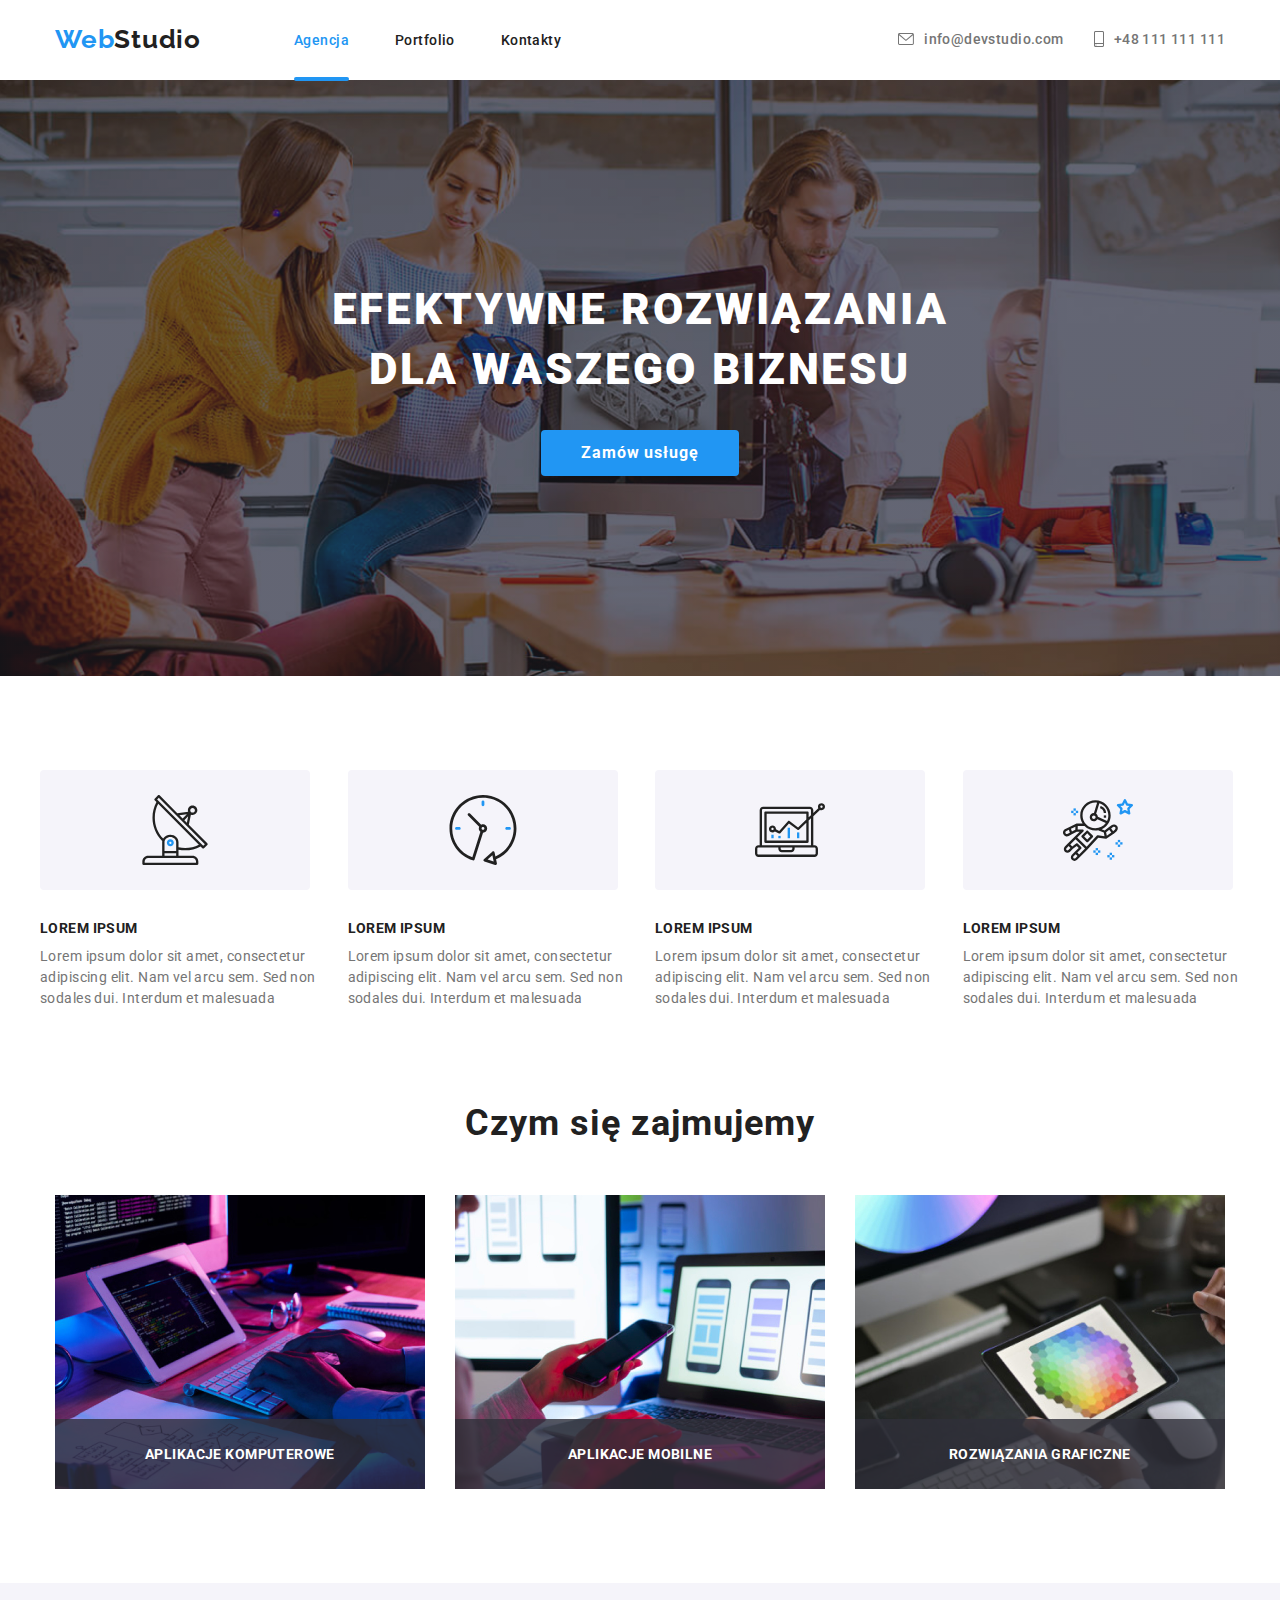
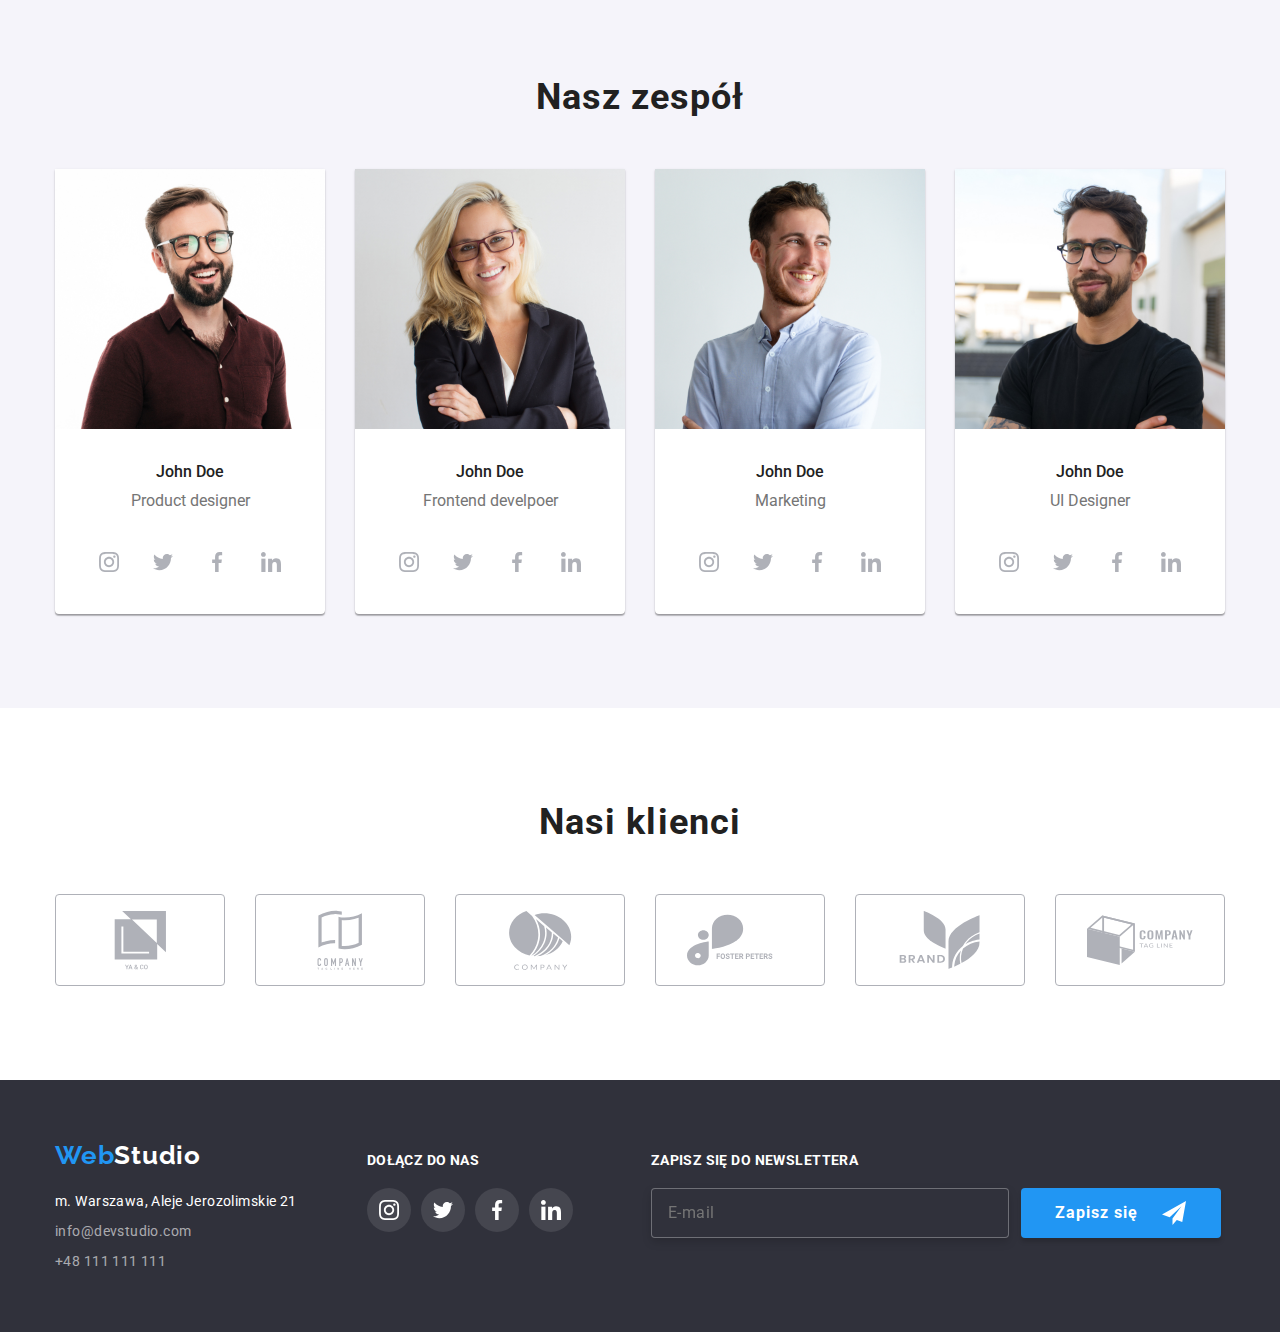
<file: index.html>
<!DOCTYPE html>
<html lang="en">
  <head>
    <meta charset="UTF-8" />
    <meta http-equiv="X-UA-Compatible" content="IE=edge" />
    <meta name="viewport" content="width=device-width, initial-scale=1.0" />
    <title>Studio</title>
    <link rel="preconnect" href="https://fonts.googleapis.com" />
    <link rel="preconnect" href="https://fonts.gstatic.com" crossorigin />
    <link
      href="https://fonts.googleapis.com/css2?family=Raleway:wght@700&family=Roboto:wght@400;500;700;900&display=swap"
      rel="stylesheet"
    />
    <link
      rel="stylesheet"
      href="https://cdnjs.cloudflare.com/ajax/libs/modern-normalize/1.0.0/modern-normalize.min.css"
    />
    <link rel="stylesheet" href="./css/styles.css" />
  </head>
  <body>
    <!---------------------------------------------header---------------------->
    <header class="header">
      <div class="container">
        <nav class="nav">
          <a class="logo" href="index.html"><span class="logo-color">Web</span>Studio</a>
          <ul class="list nav-list">
            <li><a class="link nav-link active-link" href="index.html">Agencja</a></li>
            <li><a class="link nav-link" href="portfolio.html">Portfolio</a></li>
            <li><a class="link nav-link" href="">Kontakty</a></li>
          </ul>
        </nav>
        <ul class="header-contacts-list list">
          <li class="header-contacts-list-item">
            <a class="header-mail link" href="mailto:info@devstudio.com">
              <svg class="envelope" width="16" height="12">
                <use href="./images/icons.svg#icon-envelope"></use>
              </svg>
              info@devstudio.com
            </a>
          </li>
          <li class="header-contacts-list-item">
            <a class="header-tel link" href="tel:+48111111111">
              <svg class="smartphone" width="10" height="16">
                <use href="./images/icons.svg#icon-smartphone"></use>
              </svg>
              +48 111 111 111
            </a>
          </li>
        </ul>
      </div>
    </header>
    <!---------------------------------------------main---------------------->
    <main class="main">
      <section class="title">
        <div class="container">
          <h1 class="main-title">efektywne rozwiązania dla waszego biznesu</h1>
          <button class="modal-btn" type="button" data-modal-open>Zamów usługę</button>
        </div>
      </section>
      <!---------------------------------------------advantages---------------->
      <section class="advantages">
        <div class="container">
          <ul class="list advantages-list">
            <li>
              <article class="advantages-article">
                <div class="advantages-icon-container">
                  <svg class="advantages-icon" width="270" height="120">
                    <use href="./images/icons.svg#icon-antenna"></use>
                  </svg>
                </div>
                <h4 class="advantages-article-title">lorem ipsum</h4>
                <p class="advantages-paragraph">
                  Lorem ipsum dolor sit amet, consectetur adipiscing elit. Nam vel arcu sem. Sed non
                  sodales dui. Interdum et malesuada
                </p>
              </article>
            </li>
            <li>
              <article class="advantages-article">
                <div class="advantages-icon-container">
                  <svg class="advantages-icon" width="270" height="120">
                    <use href="./images/icons.svg#icon-clock"></use>
                  </svg>
                </div>
                <h4 class="advantages-article-title">lorem ipsum</h4>
                <p class="advantages-paragraph">
                  Lorem ipsum dolor sit amet, consectetur adipiscing elit. Nam vel arcu sem. Sed non
                  sodales dui. Interdum et malesuada
                </p>
              </article>
            </li>
            <li>
              <article class="advantages-article">
                <div class="advantages-icon-container">
                  <svg class="advantages-icon" width="270" height="120">
                    <use href="./images/icons.svg#icon-diagram"></use>
                  </svg>
                </div>
                <h4 class="advantages-article-title">lorem ipsum</h4>
                <p class="advantages-paragraph">
                  Lorem ipsum dolor sit amet, consectetur adipiscing elit. Nam vel arcu sem. Sed non
                  sodales dui. Interdum et malesuada
                </p>
              </article>
            </li>
            <li>
              <article class="advantages-article">
                <div class="advantages-icon-container">
                  <svg class="advantages-icon" width="270" height="120">
                    <use href="./images/icons.svg#icon-astronaut"></use>
                  </svg>
                </div>
                <h4 class="advantages-article-title">lorem ipsum</h4>
                <p class="advantages-paragraph">
                  Lorem ipsum dolor sit amet, consectetur adipiscing elit. Nam vel arcu sem. Sed non
                  sodales dui. Interdum et malesuada
                </p>
              </article>
            </li>
          </ul>
        </div>
      </section>
      <!---------------------------------------------activity-------------------->
      <section class="activity">
        <div class="container">
          <h2 class="second-title">Czym się zajmujemy</h2>
          <ul class="list activity-list">
            <li class="activity-list-item">
              <img
                class="activity-image"
                src="./images/office.jpg"
                alt="close-up-image-programer-working-his-desk-office"
                width="370"
                height="294"
              />
              <span class="activity-list-item-label">Aplikacje komputerowe</span>
            </li>
            <li class="activity-list-item">
              <img
                class="activity-image"
                src="./images/mobile.jpg"
                alt="web-ui-designers-are-developing-application-smartphones-team-creators-is-working-interface-mobile-phones"
                width="370"
                height="294"
              />
              <span class="activity-list-item-label">Aplikacje mobilne</span>
            </li>
            <li class="activity-list-item">
              <img
                class="activity-image"
                src="./images/colours.jpg"
                alt="creative-artist-web-design-with-working-colour-selection-graphic-tablet"
                width="370"
                height="294"
              />
              <span class="activity-list-item-label">Rozwiązania graficzne</span>
            </li>
          </ul>
        </div>
      </section>
      <!---------------------------------------------our-team------------------->
      <section class="our-team">
        <div class="container">
          <h2 class="second-title">Nasz zespół</h2>
          <ul class="list our-team-list">
            <li class="our-team-list-item">
              <figure class="our-team-figure">
                <img
                  class="our-team-img"
                  src="./images/man1.jpg"
                  alt="some man"
                  width="270"
                  height="260"
                />
                <figcaption class="our-team-figcaption">
                  <h4 class="name">John Doe</h4>
                  <p class="job">Product designer</p>
                  <ul class="social-list list">
                    <li class="social-list-item link">
                      <a href="#" class="social-list-link">
                        <svg class="social-icon">
                          <use href="./images/icons.svg#icon-instagram"></use>
                        </svg>
                      </a>
                    </li>
                    <li class="social-list-item link">
                      <a href="#" class="social-list-link">
                        <svg class="social-icon">
                          <use href="./images/icons.svg#icon-twitter"></use>
                        </svg>
                      </a>
                    </li>
                    <li class="social-list-item link">
                      <a href="#" class="social-list-link">
                        <svg class="social-icon">
                          <use href="./images/icons.svg#icon-facebook"></use>
                        </svg>
                      </a>
                    </li>
                    <li class="social-list-item link">
                      <a href="#" class="social-list-link">
                        <svg class="social-icon">
                          <use href="./images/icons.svg#icon-linkedin"></use>
                        </svg>
                      </a>
                    </li>
                  </ul>
                </figcaption>
              </figure>
            </li>
            <li class="our-team-list-item">
              <figure class="our-team-figure">
                <img src="./images/woman1.jpg" alt="some woman" width="270" height="260" />
                <figcaption class="our-team-figcaption">
                  <h4 class="name">John Doe</h4>
                  <p class="job">Frontend develpoer</p>
                  <ul class="social-list list">
                    <li class="social-list-item link">
                      <a href="#" class="social-list-link">
                        <svg class="social-icon">
                          <use href="./images/icons.svg#icon-instagram"></use>
                        </svg>
                      </a>
                    </li>
                    <li class="social-list-item link">
                      <a href="#" class="social-list-link">
                        <svg class="social-icon">
                          <use href="./images/icons.svg#icon-twitter"></use>
                        </svg>
                      </a>
                    </li>
                    <li class="social-list-item link">
                      <a href="#" class="social-list-link">
                        <svg class="social-icon">
                          <use href="./images/icons.svg#icon-facebook"></use>
                        </svg>
                      </a>
                    </li>
                    <li class="social-list-item link">
                      <a href="#" class="social-list-link">
                        <svg class="social-icon">
                          <use href="./images/icons.svg#icon-linkedin"></use>
                        </svg>
                      </a>
                    </li>
                  </ul>
                </figcaption>
              </figure>
            </li>
            <li class="our-team-list-item">
              <figure class="our-team-figure">
                <img src="./images/man2.jpg" alt="some man" width="270" height="260" />
                <figcaption class="our-team-figcaption">
                  <h4 class="name">John Doe</h4>
                  <p class="job">Marketing</p>
                  <ul class="social-list list">
                    <li class="social-list-item link">
                      <a href="#" class="social-list-link">
                        <svg class="social-icon">
                          <use href="./images/icons.svg#icon-instagram"></use>
                        </svg>
                      </a>
                    </li>
                    <li class="social-list-item link">
                      <a href="#" class="social-list-link">
                        <svg class="social-icon">
                          <use href="./images/icons.svg#icon-twitter"></use>
                        </svg>
                      </a>
                    </li>
                    <li class="social-list-item link">
                      <a href="#" class="social-list-link">
                        <svg class="social-icon">
                          <use href="./images/icons.svg#icon-facebook"></use>
                        </svg>
                      </a>
                    </li>
                    <li class="social-list-item link">
                      <a href="#" class="social-list-link">
                        <svg class="social-icon">
                          <use href="./images/icons.svg#icon-linkedin"></use>
                        </svg>
                      </a>
                    </li>
                  </ul>
                </figcaption>
              </figure>
            </li>

            <li class="our-team-list-item">
              <figure class="our-team-figure">
                <img src="./images/man3.jpg" alt="some man" width="270" height="260" />
                <figcaption class="our-team-figcaption">
                  <h4 class="name">John Doe</h4>
                  <p class="job">UI Designer</p>
                  <ul class="social-list list">
                    <li class="social-list-item link">
                      <a href="#" class="social-list-link">
                        <svg class="social-icon">
                          <use href="./images/icons.svg#icon-instagram"></use>
                        </svg>
                      </a>
                    </li>
                    <li class="social-list-item link">
                      <a href="#" class="social-list-link">
                        <svg class="social-icon">
                          <use href="./images/icons.svg#icon-twitter"></use>
                        </svg>
                      </a>
                    </li>
                    <li class="social-list-item link">
                      <a href="#" class="social-list-link">
                        <svg class="social-icon">
                          <use href="./images/icons.svg#icon-facebook"></use>
                        </svg>
                      </a>
                    </li>
                    <li class="social-list-item link">
                      <a href="#" class="social-list-link">
                        <svg class="social-icon">
                          <use href="./images/icons.svg#icon-linkedin"></use>
                        </svg>
                      </a>
                    </li>
                  </ul>
                </figcaption>
              </figure>
            </li>
          </ul>
        </div>
      </section>
      <!---------------------------------------------our-customers------------------->

      <section class="our-customers">
        <div class="container">
          <h2 class="second-title">Nasi klienci</h2>
          <ul class="our-customers-list list">
            <li class="our-customers-list-item">
              <div class="our-customers-container">
                <a class="our-customers-link" href="#">
                  <svg class="our-customers-icon" width="170" height="92">
                    <use href="./images/icons.svg#icon-group"></use>
                  </svg>
                </a>
              </div>
            </li>
            <li class="our-customers-list-item">
              <a class="our-customers-link" href="#">
                <svg class="our-customers-icon" width="170" height="92">
                  <use href="./images/icons.svg#icon-group1"></use>
                </svg>
              </a>
            </li>
            <li class="our-customers-list-item">
              <a class="our-customers-link" href="#">
                <svg class="our-customers-icon" width="170" height="92">
                  <use href="./images/icons.svg#icon-group2"></use>
                </svg>
              </a>
            </li>
            <li class="our-customers-list-item">
              <a class="our-customers-link" href="#">
                <svg class="our-customers-icon" width="170" height="92">
                  <use class="icon" href="./images/icons.svg#icon-group3"></use>
                </svg>
              </a>
            </li>
            <li class="our-customers-list-item">
              <a class="our-customers-link" href="#">
                <svg class="our-customers-icon" width="170" height="92">
                  <use href="./images/icons.svg#icon-group4"></use>
                </svg>
              </a>
            </li>
            <li class="our-customers-list-item">
              <a class="our-customers-link" href="#">
                <svg class="our-customers-icon" width="170" height="92">
                  <use href="./images/icons.svg#icon-group5"></use>
                </svg>
              </a>
            </li>
          </ul>
        </div>
      </section>
    </main>

    <!---------------------------------------------footer-left------------------->
    <footer class="footer">
      <div class="footer-container container">
        <div class="footer-left-side">
          <a class="logo footer-logo" href=""><span class="logo-color">Web</span>Studio</a>
          <address class="address">
            <ul class="list address-list">
              <li>m. Warszawa, Aleje Jerozolimskie 21</li>
              <li>
                <a class="link" href="mailto:info@devstudio.com">info@devstudio.com</a>
              </li>
              <li><a class="link" href="tel:+48111111111">+48 111 111 111</a></li>
            </ul>
          </address>
        </div>
        <!---------------------------------------------footer-right------------------->
        <div class="footer-right-side">
          <h4 class="join-us-header">Dołącz do nas</h4>
          <ul class="join-us-social-list list">
            <li class="join-us-social-list-item">
              <a class="join-us-social-list-link" href="">
                <svg class="join-us-social-icon" width="20px" height="20px">
                  <use href="./images/icons.svg#icon-instagram" width="20px" height="20px"></use>
                </svg>
              </a>
            </li>
            <li class="join-us-social-list-item">
              <a class="join-us-social-list-link" href="">
                <svg class="join-us-social-icon" width="20px" height="20px">
                  <use href="./images/icons.svg#icon-twitter" width="20px" height="20px"></use>
                </svg>
              </a>
            </li>
            <li class="join-us-social-list-item">
              <a class="join-us-social-list-link" href="">
                <svg class="join-us-social-icon" width="20px" height="20px">
                  <use href="./images/icons.svg#icon-facebook" width="20px" height="20px"></use>
                </svg>
              </a>
            </li>
            <li class="join-us-social-list-item">
              <a class="join-us-social-list-link" href="">
                <svg class="join-us-social-icon" width="20px" height="20px">
                  <use href="./images/icons.svg#icon-linkedin" width="20px" height="20px"></use>
                </svg>
              </a>
            </li>
          </ul>
        </div>
        <!---------------------------------------------newsletter------------------->
        <div class="newsletter">
          <form class="newsletter-form" action="">
            <label class="newsletter-label" for="">
              <h4 class="newsletter-header">Zapisz się do newslettera</h4>
              <input
                class="newsletter-email-input"
                name="newsletter-email"
                type="text"
                placeholder="E-mail"
              />
            </label>
            <button class="newsletter-button" type="submit">
              <span class="newsleter-button-name">Zapisz się</span>
              <svg class="newsletter-send-icon" width="24px" height="24px">
                <use href="./images/icons.svg#icon-icon-send" width="24px" height="24px"></use>
              </svg>
            </button>
          </form>
        </div>
      </div>
    </footer>
    <!---------------------------------------------backdrop, modal------------------->
    <div class="backdrop is-hidden" data-modal>
      <div class="modal" data-modal-box>
        <button type="button" class="close-btn" data-modal-close>
          <svg class="close-icon-box">
            <use
              class="close-icon"
              href="./images/icons.svg#icon-close"
              width="17px"
              height="17px"
            ></use>
          </svg>
        </button>

        <form class="modal-form" action="">
          <h2 class="modal-header">Zostaw swoje dane w formularzu poniżej</h2>

          <label class="modal-form-label"
            ><p class="modal-form-label-paragraph">Imie</p>
            <div class="modal-form-input-box">
              <input type="text" name="username" class="modal-form-input" />
              <svg width="18" height="18">
                <use href="images/icons.svg#icon-form-person" width="12" height="12"></use>
              </svg></div
          ></label>

          <label class="modal-form-label"
            ><p class="modal-form-label-paragraph">Telefon</p>
            <div class="modal-form-input-box">
              <input type="tel" name="phone" class="modal-form-input" />
              <svg width="18" height="18">
                <use href="images/icons.svg#icon-form-phone" width="13" height="13"></use>
              </svg>
            </div>
          </label>

          <label class="modal-form-label"
            ><p class="modal-form-label-paragraph">Email</p>
            <div class="modal-form-input-box">
              <input type="email" name="email" class="modal-form-input" />
              <svg width="18" height="18">
                <use href="images/icons.svg#icon-form-envelope" width="15" height="12"></use>
              </svg>
            </div>
          </label>

          <label class="modal-form-label"
            ><p class="modal-form-label-paragraph">Komentarz</p>
            <textarea
              class="modal-form-input comment"
              name="comment"
              placeholder="Wprowadź tekst"
            ></textarea>
          </label>

          <input
            name="policy"
            id="user-policy"
            class="policy-checkbox-input visually-hidden"
            type="checkbox"
          />
          <label class="policy-checkbox-label" for="user-policy">
            Oświadczam iż akceptuję <a href="#">Regulamin</a> i
            <a href="#">Politykę Prywatności</a> .</label
          >

          <button class="modal-form-button" type="submit">
            <span class="modal-form-button-name">Wyślij</span>
          </button>
        </form>
      </div>
    </div>

    <script src="./modal.js"></script>
  </body>
</html>
</file>
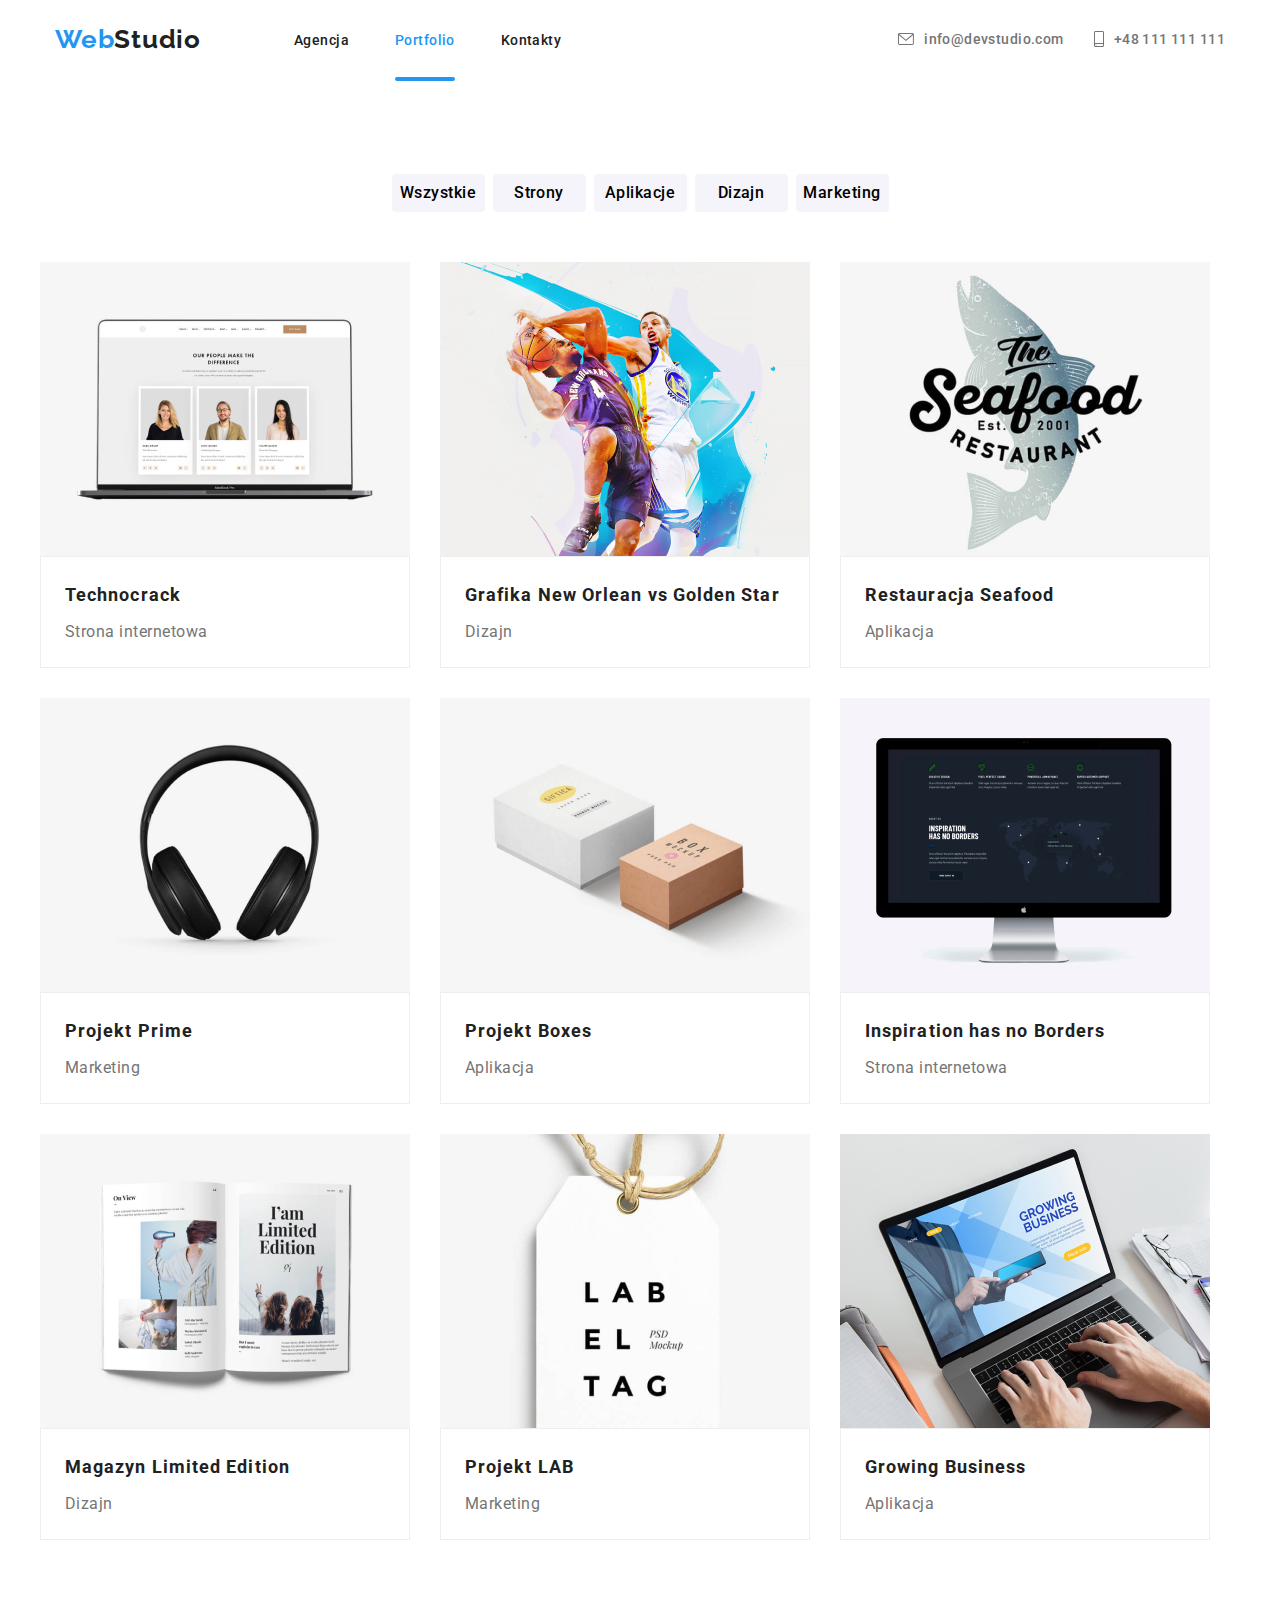
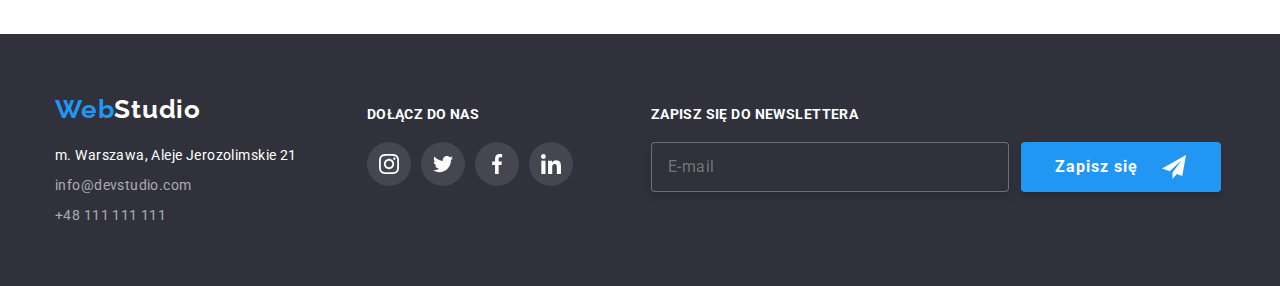
<file: portfolio.html>
<!DOCTYPE html>
<html lang="en">
  <head>
    <meta charset="UTF-8" />
    <meta http-equiv="X-UA-Compatible" content="IE=edge" />
    <meta name="viewport" content="width=device-width, initial-scale=1.0" />
    <title>Portfolio</title>
    <link rel="preconnect" href="https://fonts.googleapis.com" />
    <link rel="preconnect" href="https://fonts.gstatic.com" crossorigin />
    <link
      href="https://fonts.googleapis.com/css2?family=Raleway:wght@700&family=Roboto:wght@400;500;700;900&display=swap"
      rel="stylesheet"
    />
    <link
      rel="stylesheet"
      href="https://cdnjs.cloudflare.com/ajax/libs/modern-normalize/1.0.0/modern-normalize.min.css"
    />
    <link rel="stylesheet" href="./css/styles.css" />
  </head>
  <body>
    <!---------------------------------------------header---------------------->
    <header class="header">
      <div class="container">
        <nav class="nav">
          <a class="logo" href="index.html"><span class="logo-color">Web</span>Studio</a>
          <ul class="list nav-list">
            <li><a class="link nav-link" href="index.html">Agencja</a></li>
            <li><a class="link nav-link active-link" href="portfolio.html">Portfolio</a></li>
            <li><a class="link nav-link" href="">Kontakty</a></li>
          </ul>
        </nav>
        <ul class="header-contacts-list list">
          <li class="header-contacts-list-item">
            <a class="header-mail link" href="mailto:info@devstudio.com">
              <svg class="envelope" width="16" height="12">
                <use href="./images/icons.svg#icon-envelope"></use>
              </svg>
              info@devstudio.com
            </a>
          </li>
          <li class="header-contacts-list-item">
            <a class="header-tel link" href="tel:+48111111111">
              <svg class="smartphone" width="10" height="16">
                <use href="./images/icons.svg#icon-smartphone"></use>
              </svg>
              +48 111 111 111
            </a>
          </li>
        </ul>
      </div>
    </header>
    <!-------------------------------------------------main---------------------->
    <main>
      <div class="container">
        <div class="filter">
          <ul class="list filter-list">
            <li class="filter-list-item">
              <button class="button" type="button">Wszystkie</button>
            </li>
            <li class="filter-list-item"><button class="button" type="button">Strony</button></li>
            <li class="filter-list-item">
              <button class="button" type="button">Aplikacje</button>
            </li>
            <li class="filter-list-item"><button class="button" type="button">Dizajn</button></li>
            <li class="filter-list-item">
              <button class="button" type="button">Marketing</button>
            </li>
          </ul>
        </div>

        <section class="my-projects">
          <ul class="list my-projects-list">
            <li class="my-projects-list-item">
              <div class="popup-box">
                <img src="./images/portfolio1.jpg" alt="laptop" width="370" height="294" />
                <span class="popup"
                  >Technocrack jest popularną platformą wykorzystywaną do rozpowszechniania
                  koronawirusa. Firmy wykorzystują tę platformę do celów szpiegowskich i ataków na
                  niezabezpieczone serwery konkurencji
                </span>
              </div>
              <div class="projects-border-container">
                <h4 class="project-name">Technocrack</h4>
                <p class="category">Strona internetowa</p>
              </div>
            </li>
            <li class="my-projects-list-item">
              <div class="popup-box">
                <img
                  src="./images/portfolio2.jpg"
                  alt=" two basket players"
                  width="370"
                  height="294"
                />
                <span class="popup"
                  >Technocrack jest popularną platformą wykorzystywaną do rozpowszechniania
                  koronawirusa. Firmy wykorzystują tę platformę do celów szpiegowskich i ataków na
                  niezabezpieczone serwery konkurencji
                </span>
              </div>
              <div class="projects-border-container">
                <h4 class="project-name">Grafika New Orlean vs Golden Star</h4>
                <p class="category">Dizajn</p>
              </div>
            </li>
            <li class="my-projects-list-item">
              <div class="popup-box">
                <img
                  src="./images/portfolio3.jpg"
                  alt="fish - Seafood restaurant logo"
                  width="370"
                  height="294"
                />
                <span class="popup"
                  >Technocrack jest popularną platformą wykorzystywaną do rozpowszechniania
                  koronawirusa. Firmy wykorzystują tę platformę do celów szpiegowskich i ataków na
                  niezabezpieczone serwery konkurencji
                </span>
              </div>
              <div class="projects-border-container">
                <h4 class="project-name">Restauracja Seafood</h4>
                <p class="category">Aplikacja</p>
              </div>
            </li>
            <li class="my-projects-list-item">
              <div class="popup-box">
                <img
                  src="./images/portfolio4.jpg"
                  alt=" black wireless headphones"
                  width="370"
                  height="294"
                />
                <span class="popup"
                  >Technocrack jest popularną platformą wykorzystywaną do rozpowszechniania
                  koronawirusa. Firmy wykorzystują tę platformę do celów szpiegowskich i ataków na
                  niezabezpieczone serwery konkurencji
                </span>
              </div>
              <div class="projects-border-container">
                <h4 class="project-name">Projekt Prime</h4>
                <p class="category">Marketing</p>
              </div>
            </li>
            <li class="my-projects-list-item">
              <div class="popup-box">
                <img
                  src="./images/portfolio5.jpg"
                  alt="two small boxes, white and brown"
                  width="370"
                  height="294"
                />

                <span class="popup"
                  >Technocrack jest popularną platformą wykorzystywaną do rozpowszechniania
                  koronawirusa. Firmy wykorzystują tę platformę do celów szpiegowskich i ataków na
                  niezabezpieczone serwery konkurencji
                </span>
              </div>
              <div class="projects-border-container">
                <h4 class="project-name">Projekt Boxes</h4>
                <p class="category">Aplikacja</p>
              </div>
            </li>
            <li class="my-projects-list-item">
              <div class="popup-box">
                <img
                  src="./images/portfolio6.jpg"
                  alt="computer monitor"
                  width="370"
                  height="294"
                />

                <span class="popup"
                  >Technocrack jest popularną platformą wykorzystywaną do rozpowszechniania
                  koronawirusa. Firmy wykorzystują tę platformę do celów szpiegowskich i ataków na
                  niezabezpieczone serwery konkurencji
                </span>
              </div>
              <div class="projects-border-container">
                <h4 class="project-name">Inspiration has no Borders</h4>
                <p class="category">Strona internetowa</p>
              </div>
            </li>
            <li class="my-projects-list-item">
              <div class="popup-box">
                <img
                  src="./images/portfolio7.jpg"
                  alt="open Limited Edition magazine"
                  width="370"
                  height="294"
                />
                <span class="popup"
                  >Technocrack jest popularną platformą wykorzystywaną do rozpowszechniania
                  koronawirusa. Firmy wykorzystują tę platformę do celów szpiegowskich i ataków na
                  niezabezpieczone serwery konkurencji
                </span>
              </div>
              <div class="projects-border-container">
                <h4 class="project-name">Magazyn Limited Edition</h4>
                <p class="category">Dizajn</p>
              </div>
            </li>
            <li class="my-projects-list-item">
              <div class="popup-box">
                <img src="./images/portfolio8.jpg" alt="tie-on tag" width="370" height="294" />
                <span class="popup"
                  >Technocrack jest popularną platformą wykorzystywaną do rozpowszechniania
                  koronawirusa. Firmy wykorzystują tę platformę do celów szpiegowskich i ataków na
                  niezabezpieczone serwery konkurencji
                </span>
              </div>
              <div class="projects-border-container">
                <h4 class="project-name">Projekt LAB</h4>
                <p class="category">Marketing</p>
              </div>
            </li>
            <li class="my-projects-list-item">
              <div class="popup-box">
                <img
                  src="./images/portfolio9.jpg"
                  alt="laptop with someone's hands"
                  width="370"
                  height="294"
                />
                <span class="popup"
                  >Technocrack jest popularną platformą wykorzystywaną do rozpowszechniania
                  koronawirusa. Firmy wykorzystują tę platformę do celów szpiegowskich i ataków na
                  niezabezpieczone serwery konkurencji
                </span>
              </div>
              <div class="projects-border-container">
                <h4 class="project-name">Growing Business</h4>
                <p class="category">Aplikacja</p>
              </div>
            </li>
          </ul>
        </section>
      </div>
    </main>
    <!---------------------------------------------footer-left------------------->
    <footer class="footer">
      <div class="footer-container container">
        <div class="footer-left-side">
          <a class="logo footer-logo" href=""><span class="logo-color">Web</span>Studio</a>
          <address class="address">
            <ul class="list address-list">
              <li>m. Warszawa, Aleje Jerozolimskie 21</li>
              <li>
                <a class="link" href="mailto:info@devstudio.com">info@devstudio.com</a>
              </li>
              <li><a class="link" href="tel:+48111111111">+48 111 111 111</a></li>
            </ul>
          </address>
        </div>
        <!---------------------------------------------footer-right------------------->
        <div class="footer-right-side">
          <h4 class="join-us-header">Dołącz do nas</h4>
          <ul class="join-us-social-list list">
            <li class="join-us-social-list-item">
              <a class="join-us-social-list-link" href="">
                <svg class="join-us-social-icon" width="20px" height="20px">
                  <use href="./images/icons.svg#icon-instagram" width="20px" height="20px"></use>
                </svg>
              </a>
            </li>
            <li class="join-us-social-list-item">
              <a class="join-us-social-list-link" href="">
                <svg class="join-us-social-icon" width="20px" height="20px">
                  <use href="./images/icons.svg#icon-twitter" width="20px" height="20px"></use>
                </svg>
              </a>
            </li>
            <li class="join-us-social-list-item">
              <a class="join-us-social-list-link" href="">
                <svg class="join-us-social-icon" width="20px" height="20px">
                  <use href="./images/icons.svg#icon-facebook" width="20px" height="20px"></use>
                </svg>
              </a>
            </li>
            <li class="join-us-social-list-item">
              <a class="join-us-social-list-link" href="">
                <svg class="join-us-social-icon" width="20px" height="20px">
                  <use href="./images/icons.svg#icon-linkedin" width="20px" height="20px"></use>
                </svg>
              </a>
            </li>
          </ul>
        </div>
        <!---------------------------------------------newsletter------------------->
        <div class="newsletter">
          <form class="newsletter-form" action="">
            <label class="newsletter-label" for="">
              <h4 class="newsletter-header">Zapisz się do newslettera</h4>
              <input
                class="newsletter-email-input"
                name="newsletter-email"
                type="text"
                placeholder="E-mail"
              />
            </label>
            <button class="newsletter-button" type="submit">
              <span class="newsleter-button-name">Zapisz się</span>
              <svg class="newsletter-send-icon" width="24px" height="24px">
                <use href="./images/icons.svg#icon-icon-send" width="24px" height="24px"></use>
              </svg>
            </button>
          </form>
        </div>
      </div>
    </footer>
  </body>
</html>
</file>
<file: css/styles.css>
:root {
  --background-header: #ffffff;
  --background-team: #f5f4fa;
  --background-dark: hsl(235, 10%, 21%);
  --background-button: #f5f4fa;
  --active: #2196f3;
  --font-color-main: hsla(0, 0%, 13%, 1);
  --font-color-second: #757575;
  --font-color-white: #ffffff;
  --font-color-white-opacity: rgba(255, 255, 255, 0.6);
  --main-font: 'Roboto', sans-serif;
  --second-font: 'Raleway', sans-serif;
  --ls-font14px: 0.03em;
  --portfolio-header-border-bottom: #ececec;
  --portfolio-projects-list-item-border-color: #eeeeee;
}
h1,
h2,
h3,
h4,
h5,
h6 {
  margin: 0;
  padding: 0;
}
p {
  margin: 0;
  padding: 0;
}
ul,
ol {
  margin: 0;
  padding: 0;
}

.container {
  width: 1200px;
  margin: 0 auto;
}
body {
  font-family: var(--main-font);
  color: var(--font-color-main);
  text-decoration: none;
  /* width: 1600px; */
  margin: 0 auto;
}

.title,
.footer {
  background-color: var(--background-dark);
}

.list {
  list-style: none;
}
.link {
  text-decoration: none;
  transition: color 250ms cubic-bezier(0.4, 0, 0.2, 1);
}

/* --------------------------------------------------- header  ---------------------------*/

.header {
  background-color: var(--background-header);
}

.portfolio-header {
  border-bottom: 1px solid var(--portfolio-header-border-bottom);
}
.header .container {
  display: flex;
  align-items: center;
  padding: 0 15px;
  margin: 0 auto;
  padding-top: 24px;
  padding-bottom: 25px;
}

.nav-list,
.nav,
.header-contacts-list,
.header-mail,
.header-tel {
  display: flex;
  align-items: center;
  justify-content: center;
}

.nav .logo {
  margin-right: 93px;
}
.nav-list > li:not(:last-child) {
  margin-right: 46px;
}

.header-contacts-list-item:not(:last-child) {
  margin-right: 30px;
}

.header-contacts-list {
  margin-left: auto;
}

.header-mail {
  margin-left: auto;
  color: var(--font-color-second);
}

.header-tel {
  color: var(--font-color-second);
}

.nav,
.header-contacts-list-item {
  font-weight: 500;
  font-size: 14px;
  line-height: 1.142;
  letter-spacing: var(--ls-font14px);
}

.envelope,
.smartphone {
  margin-right: 10px;
  fill: currentColor;
}

.logo {
  text-decoration: none;
  font-family: var(--second-font);
  color: var(--font-color-main);
  font-weight: 700;
  font-size: 26px;
  line-height: 1.192;
  letter-spacing: 0.03em;
}
.nav-link {
  color: var(--font-color-main);
  transition: color 250ms cubic-bezier(0.4, 0, 0.2, 1);
}

.logo-color,
.active-link,
.link:hover,
.link:focus,
.header-mail:hover,
.header-mail:focus,
.header-tel:hover,
.header-tel:focus {
  color: var(--active);
}

.active-link {
  position: relative;
}
.active-link::after {
  content: '';
  position: absolute;
  display: block;
  width: 100%;
  height: 4px;
  top: 45px;
  border-radius: 2px;
  background-color: var(--active);
}

/* -------------------------------- footer ----------------------------- */

.footer-container {
  display: flex;
}

.footer-left-side {
  padding-left: 15px;
}
.footer-logo {
  color: var(--font-color-white);
}

.footer > .container {
  margin: 0 auto;
  padding: 60px 0 60px 0;
}

.address {
  padding-top: 20px;
}

.address,
.address a {
  color: var(--font-color-white-opacity);
  font-size: 14px;
  line-height: 1.5;
  font-style: normal;
  letter-spacing: var(--ls-font14px);
}

.address-list > :not(:last-child) {
  padding-bottom: 9px;
}
.address,
.list + li {
  color: var(--font-color-white);
}

/*------------------------------footer-right-----------*/

.footer-right-side {
  margin-left: 70px;
  padding-top: 12px;
}

.join-us-header {
  padding-bottom: 20px;
  color: #ffffff;
  font-weight: 700;
  font-size: 14px;
  line-height: 1.143;
  letter-spacing: 0.03em;
  text-transform: uppercase;
}

.join-us-social-list {
  display: flex;
  justify-content: space-between;
}

.join-us-social-list-link {
  display: flex;
  align-items: center;
  justify-content: center;
  background-color: rgba(255, 255, 255, 0.1);
  border-radius: 50%;
  width: 44px;
  height: 44px;
}

.join-us-social-icon {
  fill: rgba(255, 255, 255, 1);
}

.join-us-social-list-item:not(:last-child) {
  margin-right: 10px;
}

.join-us-social-list-link:hover,
.join-us-social-list-link:focus {
  background-color: var(--active);
}
.join-us-social-list-link {
  transition: background-color 250ms cubic-bezier(0.4, 0, 0.2, 1);
}

/* -------------------------- footer - newsletter --------------------- */

.newsletter {
  padding-top: 12px;
  margin-left: 78px;
}

.newsletter-form {
  display: flex;
}

.newsletter-header {
  color: #ffffff;
  font-weight: 700;
  font-size: 14px;
  line-height: 1.143;
  letter-spacing: 0.03em;
  text-transform: uppercase;
  padding-bottom: 20px;
}

.newsletter-button {
  width: 200px;
  height: 50px;
  border: none;
  background-color: var(--active);
  color: var(--font-color-white);
  box-shadow: 0px 4px 4px rgba(0, 0, 0, 0.15);
  border-radius: 4px;
  font-weight: bold;
  font-size: 16px;
  line-height: 1.875;
  text-align: center;
  letter-spacing: 0.06em;
  cursor: pointer;
  display: flex;
  align-items: center;
  justify-content: center;
  /* align-items: center; */
  margin-top: 36px;
  margin-left: 12px;
}

.newsletter-button-name {
  padding-top: 10px;
  padding-bottom: 10px;
  margin-left: 42px;
}

.newsletter-email-input {
  width: 358px;
  height: 50px;
  border: 1px solid rgba(255, 255, 255, 0.3);
  box-sizing: border-box;
  filter: drop-shadow(0px 4px 4px rgba(0, 0, 0, 0.15));
  border-radius: 4px;
  background-color: var(--background-dark);
  outline: none;
  font-family: Roboto;
  font-style: normal;
  font-weight: normal;
  font-size: 16px;
  line-height: 20px;
  letter-spacing: 0.03em;
  color: #fff;
  padding-left: 16px;
}

.newsletter-send-icon {
  margin-left: 24px;
}
/* ------------------------------- main --------------------------------------- */
.title {
  padding-bottom: 200px;
  background-image: linear-gradient(rgba(47, 48, 58, 0.4), rgba(47, 48, 58, 0.4)),
    url('../images/bgTitle.png');
  background-size: cover;
  background-repeat: no-repeat;
  background-position: center center;
  max-width: 1600px;
  margin: 0 auto;
}

.title > .container {
  margin: 0 auto;
}

.main-title {
  font-weight: 900;
  font-size: 44px;
  line-height: 1.363;
  text-align: center;
  letter-spacing: 0.06em;
  text-transform: uppercase;
  color: var(--font-color-white);
  padding: 200px 0 30px 0;
  margin: 0 auto;
  display: flex;
  justify-content: center;
  width: 696px;
}

.modal-btn {
  border: none;
  background-color: var(--active);
  color: var(--font-color-white);
  box-shadow: 0px 4px 4px rgba(0, 0, 0, 0.15);
  border-radius: 4px;
  font-weight: bold;
  font-size: 16px;
  line-height: 1.875;
  text-align: center;
  letter-spacing: 0.06em;
  cursor: pointer;
  display: flex;
  align-items: center;
  padding: 8px 40px;
  margin: 0 auto;
}

.advantages {
  display: flex;
  justify-content: center;
  align-items: center;
}
.advantages > .container {
  padding: 94px 0;
}

.advantages-list > :not(:last-child) {
  margin-right: 30px;
}

.advantages-paragraph {
  font-size: 14px;
  line-height: 1.5;
  letter-spacing: var(--ls-font14px);
  color: var(--font-color-second);
}
.advantages-list {
  display: flex;
}

.advantages-icon-container {
  background-color: #f5f4fa;
  border-radius: 4px;
  width: 270px;
  height: 120px;
  display: flex;
  justify-content: center;
  align-items: center;
}

.advantages-icon {
  justify-content: center;
  align-items: center;
  width: 70px;
  height: 70px;
}

.advantages-article-title {
  font-weight: bold;
  font-size: 14px;
  line-height: 1.142;
  letter-spacing: var(--ls-font14px);
  text-transform: uppercase;
  padding-bottom: 10px;
  padding-top: 30px;
}

.second-title {
  font-weight: bold;
  font-size: 36px;
  line-height: 1.166;
  text-align: center;
  letter-spacing: 0.03em;
}

.activity {
  display: flex;
  justify-content: center;
}
.activity-image {
  display: flex;
}
.activity-list {
  display: flex;
  justify-content: center;
  padding-top: 50px;
}

.activity-list > :not(:last-child) {
  margin-right: 30px;
}

.activity > .container {
  padding-bottom: 94px;
}
.activity-list-item {
  position: relative;
}
.activity-list-item-label {
  width: 370px;
  height: 70px;
  bottom: 0px;
  position: absolute;
  display: flex;
  justify-content: center;
  align-items: center;
  text-align: center;
  font-weight: 700;
  font-size: 14px;
  text-transform: uppercase;
  line-height: 1.143;
  letter-spacing: 0.03em;
  color: #ffffff;
  background: rgba(47, 48, 58, 0.8);
}

.our-team {
  background-color: var(--background-team);
  padding: 94px 0;
  display: flex;
  justify-content: center;
}

.our-team-list {
  display: flex;
  padding-top: 50px;
  justify-content: center;
}

.our-team-list > :not(:last-child) {
  margin-right: 30px;
}

.our-team-figure {
  width: 270px;
  margin: 0 auto;
  display: inline-block;
  box-shadow: 0px 1px 3px rgba(0, 0, 0, 0.12), 0px 1px 1px rgba(0, 0, 0, 0.14),
    0px 2px 1px rgba(0, 0, 0, 0.2);
  border-radius: 0px 0px 4px 4px;
  background-color: #ffffff;
  text-align: center;
}

.name {
  font-weight: 500;
  padding: 30px 0 10px 0;
}

.job {
  color: var(--font-color-second);
  padding-bottom: 30px;
}

.social-list {
  display: flex;
  justify-content: center;
  align-items: center;
  padding-bottom: 30px;
}

.social-list-link {
  display: flex;
  border-radius: 50%;
  width: 44px;
  height: 44px;
  align-items: center;
  justify-content: center;
  fill: #afb1b8;
}
.social-list-item:not(:last-child) {
  margin-right: 10px;
}
.social-list-link {
  transition: background-color 250ms cubic-bezier(0.4, 0, 0.2, 1);
}

.social-icon {
  width: 20px;
  height: 20px;
}

.social-list-link:hover,
.social-list-link:focus {
  background-color: var(--active);
  fill: #fff;
}
/*   ------------------------------------  our customers */

.our-customers-container {
  width: 170px;
  height: 92px;
  display: flex;
  align-items: center;
  justify-content: center;
}
.our-customers {
  padding: 94px 0 94px;
}

.our-customers-icon {
  width: 106px;
  height: 60px;
}

.our-customers-list {
  display: flex;
  justify-content: center;
  margin-top: 50px;
}

.our-customers-list-item:not(:last-child) {
  margin-right: 30px;
}

.our-customers-link {
  display: flex;
  fill: #afb1b8;
  border: 1px solid #afb1b8;
  border-radius: 4px;
  width: 170px;
  height: 92px;
  align-items: center;
  justify-content: center;
  transition: fill 250ms cubic-bezier(0.4, 0, 0.2, 1);
}

.our-customers-link:focus,
.our-customers-link:hover {
  fill: var(--active);
  border: 1px solid var(--active);
  border-radius: 4px;
}

/* -------------------------------portfolio main --------------------------------------- */
.filter {
  padding: 94px 0 50px 0;
}

.filter-list {
  display: flex;
  justify-content: center;
}

.filter-list > :not(:last-child) {
  margin-right: 8px;
}

.button {
  border: none;
  border-radius: 4px;
  background-color: var(--background-button);
  width: 93px;
  height: 38px;
  font-weight: 500;
  font-size: 16px;
  line-height: 1.625;
  text-align: center;
  letter-spacing: 0.03em;
  cursor: pointer;
  transition: background-color 250ms cubic-bezier(0.4, 0, 0.2, 1),
    box-shadow 250ms cubic-bezier(0.4, 0, 0.2, 1);
}

.button:hover,
.button:focus {
  background-color: var(--active);
  color: var(--font-color-white);
  box-shadow: 0px 3px 1px rgba(0, 0, 0, 0.1), 0px 1px 2px rgba(0, 0, 0, 0.08),
    0px 2px 2px rgba(0, 0, 0, 0.12);
}
.button:active {
  background-color: var(--active);
  color: var(--font-color-white);
}

.my-projects {
  padding-bottom: 94px;
}
.my-projects-list {
  display: flex;
  flex-wrap: wrap;
}
.my-projects-list-item {
  transition: box-shadow 250ms cubic-bezier(0.4, 0, 0.2, 1);
}
.my-projects-list-item:hover .popup {
  transform: translateY(0);
}

.popup-box {
  position: relative;
  overflow: hidden;
}

.popup {
  position: absolute;
  top: 0;
  left: 0;
  width: 100%;
  height: 100%;
  transform: translateY(100%);
  transition: transform 250ms cubic-bezier(0.4, 0, 0.2, 1);
  background: rgba(33, 149, 243, 0.9);
  font-weight: normal;
  font-size: 18px;
  line-height: 1.556;
  letter-spacing: 0.03em;
  color: #ffffff;
  padding-top: 49px;
  padding-bottom: 49px;
  padding-right: 45px;
  padding-left: 24px;
}

.my-projects-list-item:hover,
.my-projects-list-item:focus {
  box-shadow: 0px 1px 1px rgba(0, 0, 0, 0.12), 0px 4px 4px rgba(0, 0, 0, 0.06),
    1px 4px 6px rgba(0, 0, 0, 0.16);
}

.projects-border-container {
  border: 1px solid var(--portfolio-projects-list-item-border-color);
}
.my-projects-list > :not(:nth-child(3n + 3)) {
  margin-right: 30px;
}
.my-projects-list > :nth-child(-n + 6) {
  margin-bottom: 30px;
}
.my-projects-list img {
  display: block;
}

.project-name {
  font-weight: 700;
  font-size: 18px;
  line-height: 2;
  letter-spacing: 0.06em;
  padding: 20px 24px 4px 24px;
}

.category {
  font-size: 16px;
  line-height: 1.875;
  letter-spacing: 0.03em;
  color: var(--font-color-second);
  padding: 0 24px 20px 24px;
}

/* ---------------------  backdrop and  modal  ------------------  */

.modal-header {
  font-family: Roboto;
  font-style: normal;
  font-weight: bold;
  font-size: 20px;
  line-height: 23px;
  text-align: center;
  letter-spacing: 0.03em;
  color: #212121;
  padding-top: 40px;
  padding-bottom: 2px;
}

.modal-form-input {
  width: 448px;
  height: 40px;
  border: 1px solid rgba(33, 33, 33, 0.2);
  box-sizing: border-box;
  border-radius: 4px;
  transition: border 250ms cubic-bezier(0.4, 0, 0.2, 1);
}

.comment {
  height: 120px;
  resize: none;
  padding: 12px 16px;
  color: rgba(117, 117, 117, 0.5);
}

.modal-form-button {
  width: 200px;
  height: 50px;
  border: none;
  background-color: var(--active);
  color: var(--font-color-white);
  box-shadow: 0px 4px 4px rgba(0, 0, 0, 0.15);
  border-radius: 4px;
  font-weight: bold;
  font-size: 16px;
  line-height: 1.875;
  text-align: center;
  letter-spacing: 0.06em;
  cursor: pointer;
}

.backdrop {
  position: fixed;
  top: 0;
  left: 0;
  width: 100%;
  height: 100%;
  background-color: rgba(0, 0, 0, 0.2);
  transition: opacity 250ms cubic-bezier(0.4, 0, 0.2, 1);
}

.is-hidden {
  opacity: 0;
  visibility: hidden;
  pointer-events: mone;
}

.modal {
  width: 528px;
  min-height: 581px;
  position: absolute;
  top: 50%;
  left: 50%;
  transform: translate(-50%, -50%);
  background: #ffffff;
  box-shadow: 0px 1px 3px rgba(0, 0, 0, 0.12), 0px 1px 1px rgba(0, 0, 0, 0.14),
    0px 2px 1px rgba(0, 0, 0, 0.2);
  border-radius: 4px;
}

.modal-form {
  display: flex;
  flex-direction: column;
  align-items: center;
}

.modal-form-label-paragraph,
.modal-form-input {
  font-family: Roboto;
  font-style: normal;
  font-weight: normal;
  font-size: 12px;
  line-height: 14px;
  letter-spacing: 0.01em;
}

.modal-form-label-paragraph {
  color: var(--font-color-second);
  padding-top: 10px;
  padding-bottom: 4px;
}
.modal-form-input {
  padding-left: 42px;
}

.animated-modal {
  animation: animateModal 500ms;
}

.close-btn {
  width: 30px;
  height: 30px;
  position: absolute;
  right: 8px;
  top: 8px;
  background-color: #ffffff;
  cursor: pointer;
  border: 1px solid rgba(0, 0, 0, 0.1);
  border-radius: 50%;
  align-items: center;
}

.close-icon-box {
  width: 17px;
  height: 17px;
  position: absolute;
  right: 50%;
  top: 50%;
  transform: translate(50%, -50%);
}

.policy-checkbox-label::before {
  display: inline-block;
  content: '';
  width: 16px;
  height: 16px;
  border: 2px solid #000;
  border-radius: 15%;
  transition: background-color 250ms cubic-bezier(0.4, 0, 0.2, 1);
}

.policy-checkbox-input:checked + .policy-checkbox-label::before {
  background-color: var(--active);
  background-image: url(../images/bird.svg);
  border: none;
  background-repeat: no-repeat;
  background-position: 50% 50%;
}

.policy-checkbox-label {
  font-family: Roboto;
  font-style: normal;
  font-weight: normal;
  font-size: 14px;
  line-height: 24px;
  letter-spacing: 0.03em;
  color: var(--font-color-second);
  padding-top: 20px;
  padding-bottom: 30px;
}

.modal-form-input-box {
  display: flex;
  align-items: center;
}

.modal-form-input-box svg {
  position: absolute;
  fill: #212121;
  margin-left: 15px;
  margin-top: 5px;
  transition: fill 250ms cubic-bezier(0.4, 0, 0.2, 1);
}

.modal-form-input:focus + svg {
  fill: var(--active);
}
.modal-form-input:focus {
  border: 1px solid var(--active);
  outline: none;
}

.visually-hidden {
  position: absolute !important;
  clip: rect(1px 1px 1px 1px);
  clip: rect(1px, 1px, 1px, 1px);
  padding: 0 !important;
  border: 0 !important;
  height: 1px !important;
  width: 1px !important;
  overflow: hidden;
}

/* ---------------------  animations  ------------------  */

@keyframes animateModal {
  from {
    top: 20%;
    left: 37%;
    transform: scale(0.1);
  }
  to {
    top: 50%;
    left: 50%;
    transform: translate(-50%, -50%);
  }
}
</file>
